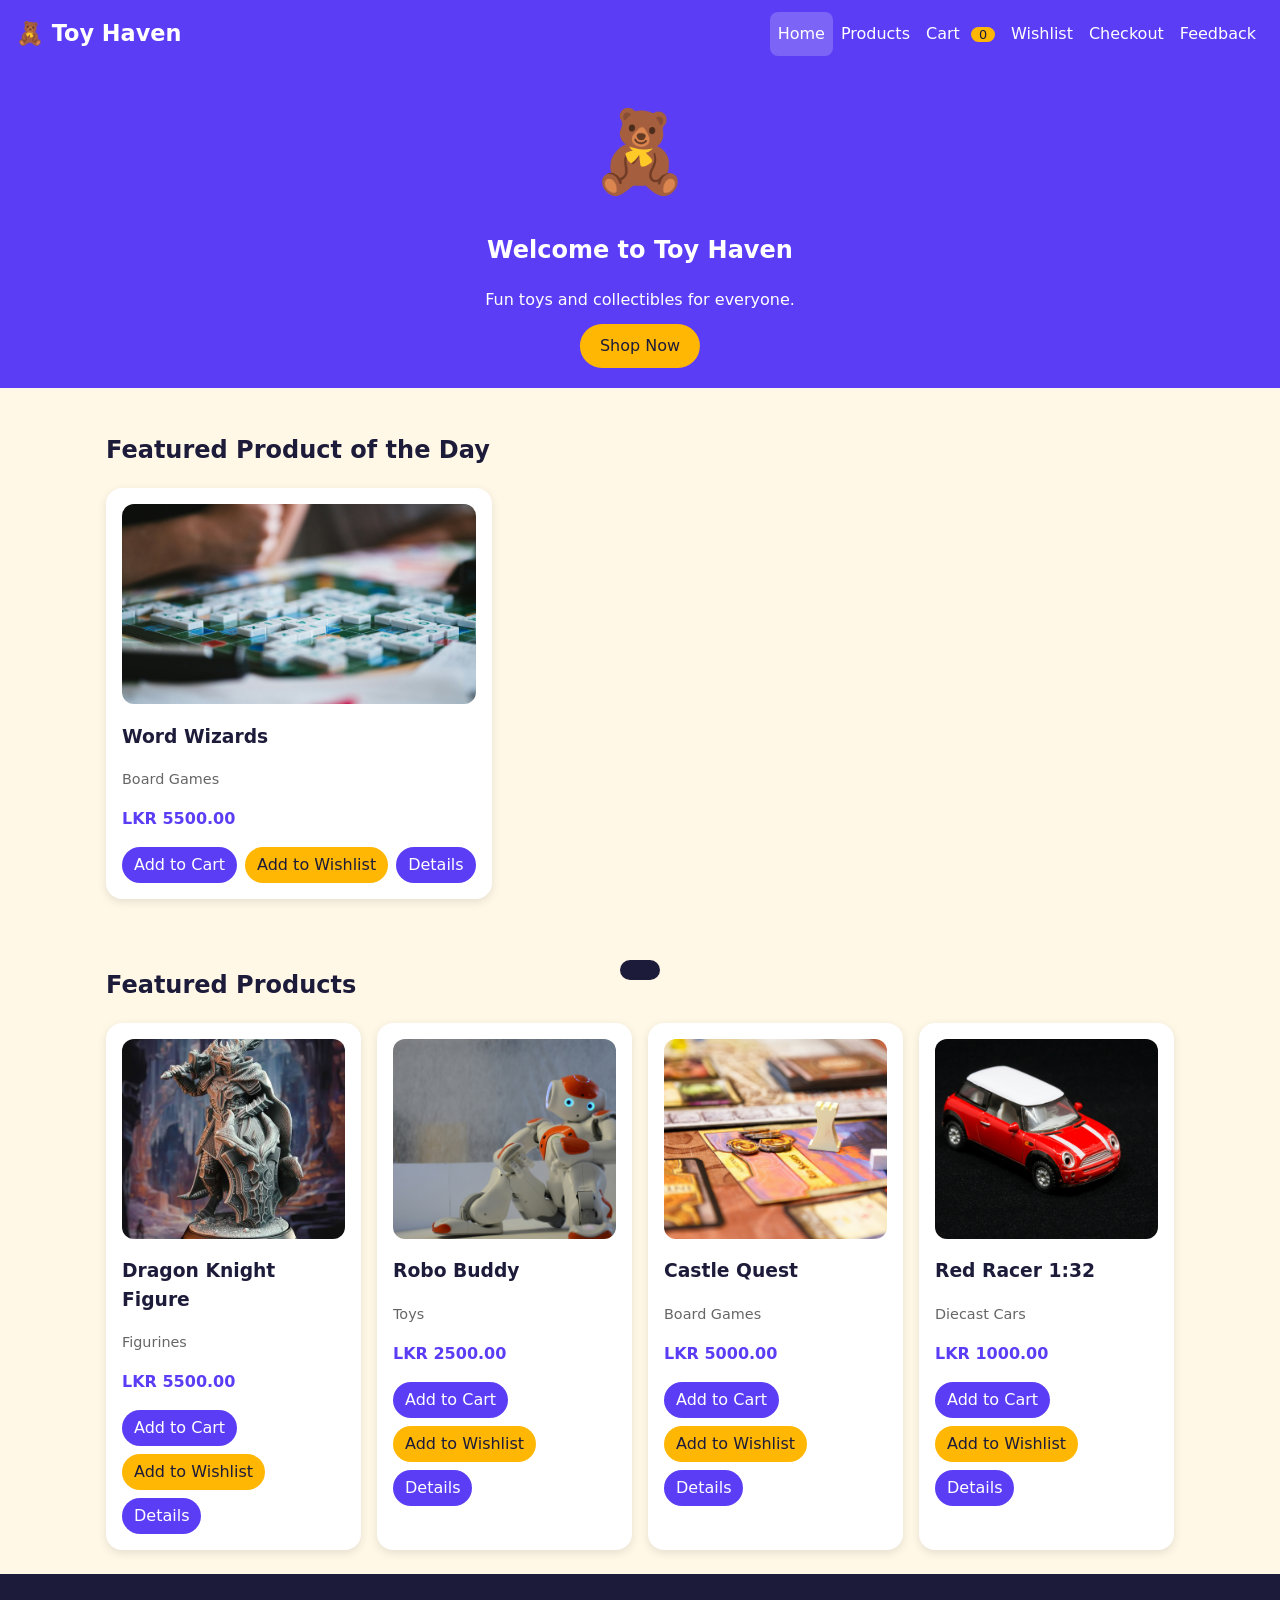
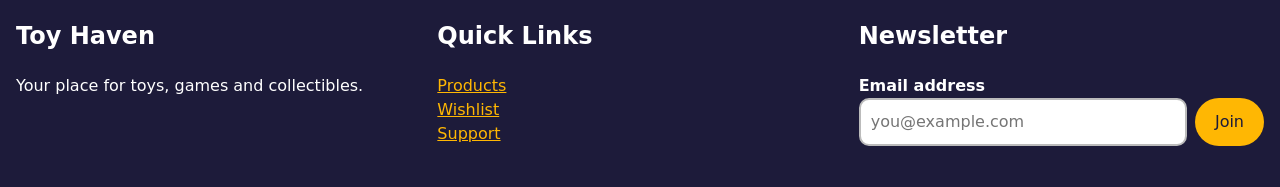
<file: index.html>
<!DOCTYPE html>
<html lang="en">

<head>
    <meta charset="UTF-8">
    <meta name="viewport" content="width=device-width, initial-scale=1.0">

    <title>Toy Haven | Home</title>

    <meta
        name="description"
        content="Toy Haven online toy store."
    >

    <meta
        name="theme-color"
        content="#5b3df5"
    >

    <link rel="icon" href="img/favicon.svg">
    <link rel="apple-touch-icon" href="img/icon-192.png">
    <link rel="manifest" href="manifest.json">

    <link rel="stylesheet" href="css/style.css">
</head>

<body data-page="index">

    <a class="skip" href="#main">
        Skip to main content
    </a>

    <header class="site-header">

        <a class="logo" href="index.html">
            🧸 Toy Haven
        </a>

        <button
            class="burger"
            type="button"
            aria-label="Open menu"
            aria-expanded="false"
        >
            <span></span>
            <span></span>
            <span></span>
        </button>

        <nav>
            <ul id="menu">

                <li>
                    <a href="index.html" aria-current="page">
                        Home
                    </a>
                </li>

                <li>
                    <a href="products.html">
                        Products
                    </a>
                </li>

                <li>
                    <a href="cart.html">
                        Cart
                        <span class="badge" id="count">0</span>
                    </a>
                </li>

                <li>
                    <a href="wishlist.html">
                        Wishlist
                    </a>
                </li>

                <li>
                    <a href="checkout.html">
                        Checkout
                    </a>
                </li>

                <li>
                    <a href="feedback.html">
                        Feedback
                    </a>
                </li>

            </ul>
        </nav>
    </header>

    <main id="main">

        <section class="hero">

            <div class="slide active">
                <div class="big">🧸</div>

                <h1>
                    Welcome to Toy Haven
                </h1>

                <p>
                    Fun toys and collectibles for everyone.
                </p>

                <a class="btn accent" href="products.html">
                    Shop Now
                </a>
            </div>

            <div class="slide">
                <div class="big">🚗</div>

                <h2>
                    Discover Collectibles
                </h2>

                <p>
                    Find figures, cars and more.
                </p>

                <a class="btn accent" href="products.html">
                    View Products
                </a>
            </div>

            <div class="slide">
                <div class="big">🎲</div>

                <h2>
                    Game Time!
                </h2>

                <p>
                    Explore fun board games for family and friends.
                </p>

                <a class="btn accent" href="products.html">
                    Explore Games
                </a>
            </div>

        </section>

        <section class="wrap reveal">

            <h2>
                Featured Product of the Day
            </h2>

            <div id="potd" class="potd"></div>

        </section>

        <section class="wrap reveal">

            <h2>
                Featured Products
            </h2>

            <div id="featured" class="grid"></div>

        </section>

    </main>

    <footer class="site-footer">

        <div>
            <h2>Toy Haven</h2>

            <p>
                Your place for toys, games and collectibles.
            </p>
        </div>

        <div>
            <h2>Quick Links</h2>

            <ul>
                <li>
                    <a href="products.html">Products</a>
                </li>

                <li>
                    <a href="wishlist.html">Wishlist</a>
                </li>

                <li>
                    <a href="feedback.html">Support</a>
                </li>
            </ul>
        </div>

        <div>
            <h2>Newsletter</h2>

            <form id="newsletter">

                <label for="nl-email">
                    Email address
                </label>

                <div class="row">
                    <input
                        id="nl-email"
                        name="email"
                        type="email"
                        placeholder="you@example.com"
                        required
                    >

                    <button class="btn accent" type="submit">
                        Join
                    </button>
                </div>

                <span id="e-email" class="err"></span>

            </form>
        </div>

    </footer>

    <div id="toast" role="status"></div>

    <script src="js/app.js"></script>
</body>

</html>
</file>
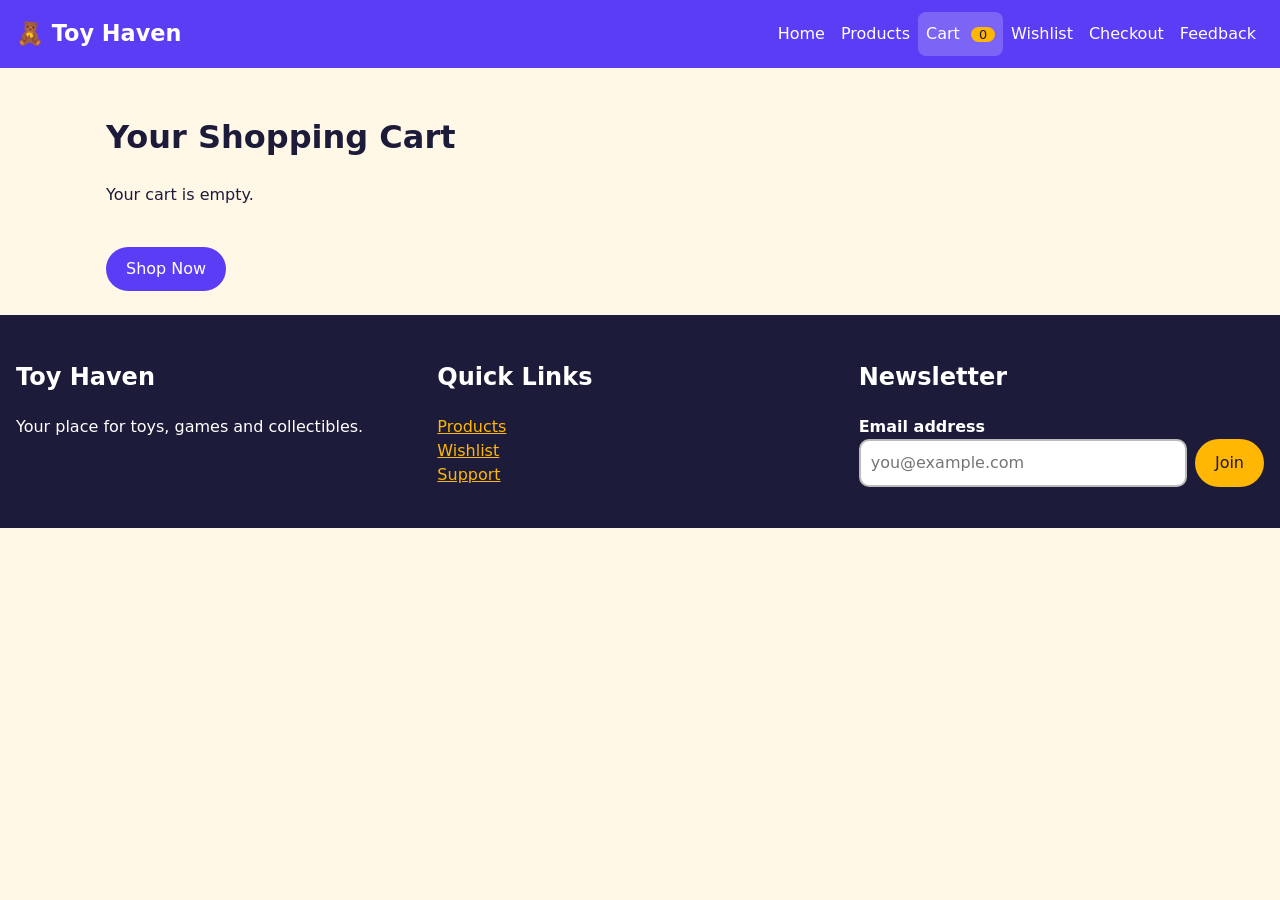
<file: cart.html>
<!DOCTYPE html>
<html lang="en">

<head>
    <meta charset="UTF-8">
    <meta name="viewport" content="width=device-width, initial-scale=1.0">

    <title>Toy Haven | Cart</title>

    <meta
        name="description"
        content="View your Toy Haven shopping cart."
    >

    <meta
        name="theme-color"
        content="#5b3df5"
    >

    <link rel="icon" href="img/favicon.svg">
    <link rel="apple-touch-icon" href="img/icon-192.png">
    <link rel="manifest" href="manifest.json">

    <link rel="stylesheet" href="css/style.css">
</head>

<body data-page="cart">

    <a class="skip" href="#main">
        Skip to main content
    </a>

    <header class="site-header">

        <a class="logo" href="index.html">
            🧸 Toy Haven
        </a>

        <button
            class="burger"
            type="button"
            aria-label="Open menu"
            aria-expanded="false"
        >
            <span></span>
            <span></span>
            <span></span>
        </button>

        <nav>
            <ul id="menu">

                <li>
                    <a href="index.html">Home</a>
                </li>

                <li>
                    <a href="products.html">Products</a>
                </li>

                <li>
                    <a href="cart.html" aria-current="page">
                        Cart
                        <span class="badge" id="count">0</span>
                    </a>
                </li>

                <li>
                    <a href="wishlist.html">Wishlist</a>
                </li>

                <li>
                    <a href="checkout.html">Checkout</a>
                </li>

                <li>
                    <a href="feedback.html">Feedback</a>
                </li>

            </ul>
        </nav>
    </header>

    <main id="main" class="wrap">

        <h1>Your Shopping Cart</h1>

        <section id="cart"></section>

    </main>

    <footer class="site-footer">

        <div>
            <h2>Toy Haven</h2>

            <p>
                Your place for toys, games and collectibles.
            </p>
        </div>

        <div>
            <h2>Quick Links</h2>

            <ul>
                <li>
                    <a href="products.html">Products</a>
                </li>

                <li>
                    <a href="wishlist.html">Wishlist</a>
                </li>

                <li>
                    <a href="feedback.html">Support</a>
                </li>
            </ul>
        </div>

        <div>
            <h2>Newsletter</h2>

            <form id="newsletter">

                <label for="nl-email">
                    Email address
                </label>

                <div class="row">
                    <input
                        id="nl-email"
                        name="email"
                        type="email"
                        placeholder="you@example.com"
                        required
                    >

                    <button class="btn accent" type="submit">
                        Join
                    </button>
                </div>

                <span id="e-email" class="err"></span>

            </form>
        </div>

    </footer>

    <div id="toast" role="status"></div>

    <script src="js/app.js"></script>
</body>

</html>
</file>
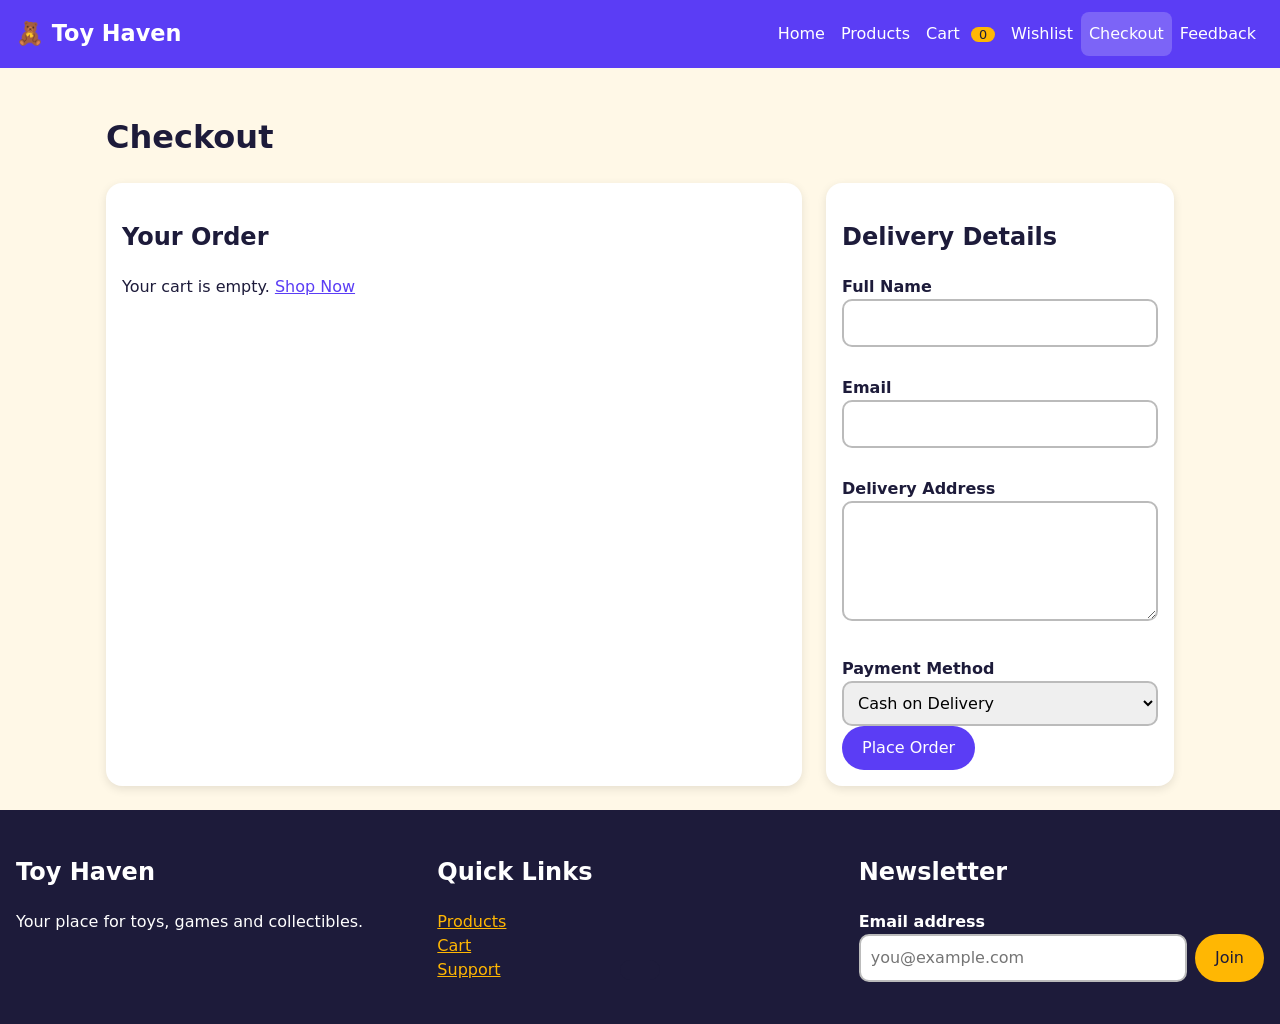
<file: checkout.html>
<!DOCTYPE html>
<html lang="en">

<head>
    <meta charset="UTF-8">
    <meta name="viewport" content="width=device-width, initial-scale=1.0">

    <title>Toy Haven | Checkout</title>

    <meta
        name="description"
        content="Complete your Toy Haven order."
    >

    <meta
        name="theme-color"
        content="#5b3df5"
    >

    <link rel="icon" href="img/favicon.svg">
    <link rel="apple-touch-icon" href="img/icon-192.png">
    <link rel="manifest" href="manifest.json">

    <link rel="stylesheet" href="css/style.css">
</head>

<body data-page="checkout">

    <a class="skip" href="#main">
        Skip to main content
    </a>

    <header class="site-header">

        <a class="logo" href="index.html">
            🧸 Toy Haven
        </a>

        <button
            class="burger"
            type="button"
            aria-label="Open menu"
            aria-expanded="false"
        >
            <span></span>
            <span></span>
            <span></span>
        </button>

        <nav>
            <ul id="menu">

                <li>
                    <a href="index.html">Home</a>
                </li>

                <li>
                    <a href="products.html">Products</a>
                </li>

                <li>
                    <a href="cart.html">
                        Cart
                        <span class="badge" id="count">0</span>
                    </a>
                </li>

                <li>
                    <a href="wishlist.html">Wishlist</a>
                </li>

                <li>
                    <a href="checkout.html" aria-current="page">
                        Checkout
                    </a>
                </li>

                <li>
                    <a href="feedback.html">Feedback</a>
                </li>

            </ul>
        </nav>
    </header>

    <main id="main" class="wrap">

        <h1>Checkout</h1>

        <div class="two">

            <section class="card">

                <h2>Your Order</h2>

                <div id="summary"></div>

            </section>

            <section class="card">

                <h2>Delivery Details</h2>

                <form id="checkout">

                    <label for="name">
                        Full Name
                    </label>

                    <input
                        id="name"
                        name="name"
                        type="text"
                    >

                    <span id="e-name" class="err"></span>

                    <label for="email">
                        Email
                    </label>

                    <input
                        id="email"
                        name="email"
                        type="email"
                    >

                    <span id="e-email" class="err"></span>

                    <label for="address">
                        Delivery Address
                    </label>

                    <textarea
                        id="address"
                        name="address"
                        rows="4"
                    ></textarea>

                    <span id="e-address" class="err"></span>

                    <label for="pay">
                        Payment Method
                    </label>

                    <select id="pay" name="pay">

                        <option value="cash">
                            Cash on Delivery
                        </option>

                        <option value="card">
                            Card
                        </option>

                    </select>

                    <div id="cardbox" hidden>

                        <label for="card">
                            Card Number
                        </label>

                        <input
                            id="card"
                            name="card"
                            type="text"
                            inputmode="numeric"
                            placeholder="16 digit card number"
                        >

                        <span id="e-card" class="err"></span>

                    </div>

                    <br>

                    <button
                        class="btn"
                        type="submit"
                    >
                        Place Order
                    </button>

                </form>

            </section>

        </div>

    </main>

    <div
        id="success"
        class="success"
        hidden
    >

        <div class="tick">
            ✓
        </div>

        <h2>
            Order Successful!
        </h2>

        <p>
            Thank you for shopping with Toy Haven.
        </p>

        <a
            href="products.html"
            class="btn"
        >
            Continue Shopping
        </a>

    </div>

    <footer class="site-footer">

        <div>
            <h2>Toy Haven</h2>

            <p>
                Your place for toys, games and collectibles.
            </p>
        </div>

        <div>
            <h2>Quick Links</h2>

            <ul>
                <li>
                    <a href="products.html">Products</a>
                </li>

                <li>
                    <a href="cart.html">Cart</a>
                </li>

                <li>
                    <a href="feedback.html">Support</a>
                </li>
            </ul>
        </div>

        <div>
            <h2>Newsletter</h2>

            <form id="newsletter">

                <label for="nl-email">
                    Email address
                </label>

                <div class="row">
                    <input
                        id="nl-email"
                        name="email"
                        type="email"
                        placeholder="you@example.com"
                    >

                    <button class="btn accent" type="submit">
                        Join
                    </button>
                </div>

                <span id="e-email" class="err"></span>

            </form>
        </div>

    </footer>

    <div id="toast" role="status"></div>

    <script src="js/app.js"></script>
</body>

</html>
</file>
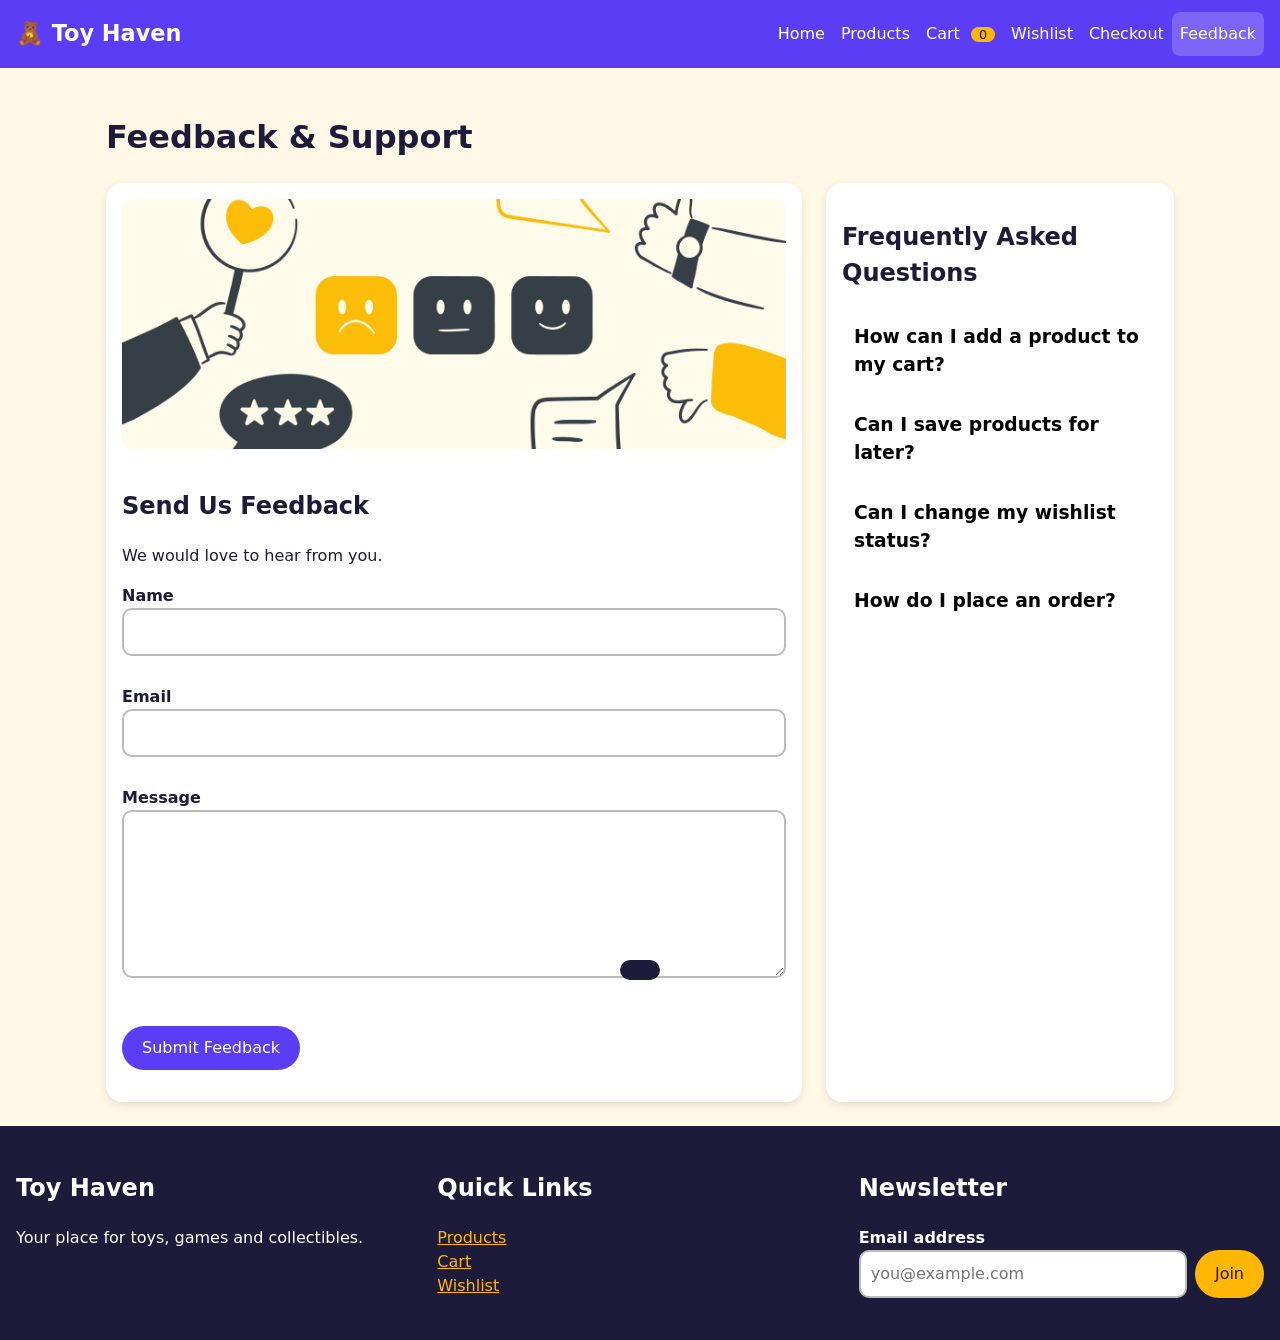
<file: feedback.html>
<!DOCTYPE html>
<html lang="en">

<head>
    <meta charset="UTF-8">
    <meta name="viewport" content="width=device-width, initial-scale=1.0">

    <title>Toy Haven | Feedback & Support</title>

    <meta
        name="description"
        content="Contact Toy Haven and find answers to common questions."
    >

    <meta
        name="theme-color"
        content="#5b3df5"
    >

    <link rel="icon" href="img/favicon.svg">
    <link rel="apple-touch-icon" href="img/icon-192.png">
    <link rel="manifest" href="manifest.json">

    <link rel="stylesheet" href="css/style.css">
</head>

<body data-page="feedback">

    <a class="skip" href="#main">
        Skip to main content
    </a>

    <header class="site-header">

        <a class="logo" href="index.html">
            🧸 Toy Haven
        </a>

        <button
            class="burger"
            type="button"
            aria-label="Open menu"
            aria-expanded="false"
        >
            <span></span>
            <span></span>
            <span></span>
        </button>

        <nav>
            <ul id="menu">

                <li>
                    <a href="index.html">Home</a>
                </li>

                <li>
                    <a href="products.html">Products</a>
                </li>

                <li>
                    <a href="cart.html">
                        Cart
                        <span class="badge" id="count">0</span>
                    </a>
                </li>

                <li>
                    <a href="wishlist.html">Wishlist</a>
                </li>

                <li>
                    <a href="checkout.html">Checkout</a>
                </li>

                <li>
                    <a
                        href="feedback.html"
                        aria-current="page"
                    >
                        Feedback
                    </a>
                </li>

            </ul>
        </nav>
    </header>

    <main id="main" class="wrap">

        <h1>Feedback & Support</h1>

        <div class="two">

            <section class="card">

                <img
                    src="img/feedback.jpeg"
                    alt="Plush Panda toy"
                    class="modal-image"
                >

                <h2>Send Us Feedback</h2>

                <p>
                    We would love to hear from you.
                </p>

                <form id="feedback">

                    <label for="name">
                        Name
                    </label>

                    <input
                        id="name"
                        name="name"
                        type="text"
                    >

                    <span id="e-name" class="err"></span>

                    <label for="email">
                        Email
                    </label>

                    <input
                        id="email"
                        name="email"
                        type="email"
                    >

                    <span id="e-email" class="err"></span>

                    <label for="message">
                        Message
                    </label>

                    <textarea
                        id="message"
                        name="message"
                        rows="6"
                    ></textarea>

                    <span id="e-message" class="err"></span>

                    <br>

                    <button
                        type="submit"
                        class="btn"
                    >
                        Submit Feedback
                    </button>

                    <p
                        id="ok"
                        class="ok"
                        aria-live="polite"
                    ></p>

                </form>

            </section>

            <section class="card faq">

                <h2>Frequently Asked Questions</h2>

                <h3>
                    <button
                        type="button"
                        aria-expanded="false"
                    >
                        How can I add a product to my cart?
                    </button>
                </h3>

                <div class="panel" hidden>
                    <p>
                        Go to the Products page and select
                        Add to Cart on the product you want.
                    </p>
                </div>

                <h3>
                    <button
                        type="button"
                        aria-expanded="false"
                    >
                        Can I save products for later?
                    </button>
                </h3>

                <div class="panel" hidden>
                    <p>
                        Yes. Select Add to Wishlist and
                        manage the item from the Wishlist page.
                    </p>
                </div>

                <h3>
                    <button
                        type="button"
                        aria-expanded="false"
                    >
                        Can I change my wishlist status?
                    </button>
                </h3>

                <div class="panel" hidden>
                    <p>
                        Yes. You can select Interested,
                        Owned or Not Interested.
                    </p>
                </div>

                <h3>
                    <button
                        type="button"
                        aria-expanded="false"
                    >
                        How do I place an order?
                    </button>
                </h3>

                <div class="panel" hidden>
                    <p>
                        Add products to your cart, open
                        Checkout, enter your details and
                        select Place Order.
                    </p>
                </div>

            </section>

        </div>

    </main>

    <footer class="site-footer">

        <div>
            <h2>Toy Haven</h2>

            <p>
                Your place for toys, games and collectibles.
            </p>
        </div>

        <div>
            <h2>Quick Links</h2>

            <ul>
                <li>
                    <a href="products.html">Products</a>
                </li>

                <li>
                    <a href="cart.html">Cart</a>
                </li>

                <li>
                    <a href="wishlist.html">Wishlist</a>
                </li>
            </ul>
        </div>

        <div>
            <h2>Newsletter</h2>

            <form id="newsletter">

                <label for="nl-email">
                    Email address
                </label>

                <div class="row">
                    <input
                        id="nl-email"
                        name="email"
                        type="email"
                        placeholder="you@example.com"
                    >

                    <button class="btn accent" type="submit">
                        Join
                    </button>
                </div>

                <span id="e-email" class="err"></span>

            </form>
        </div>

    </footer>

    <div id="toast" role="status"></div>

    <script src="js/app.js"></script>
</body>

</html>
</file>
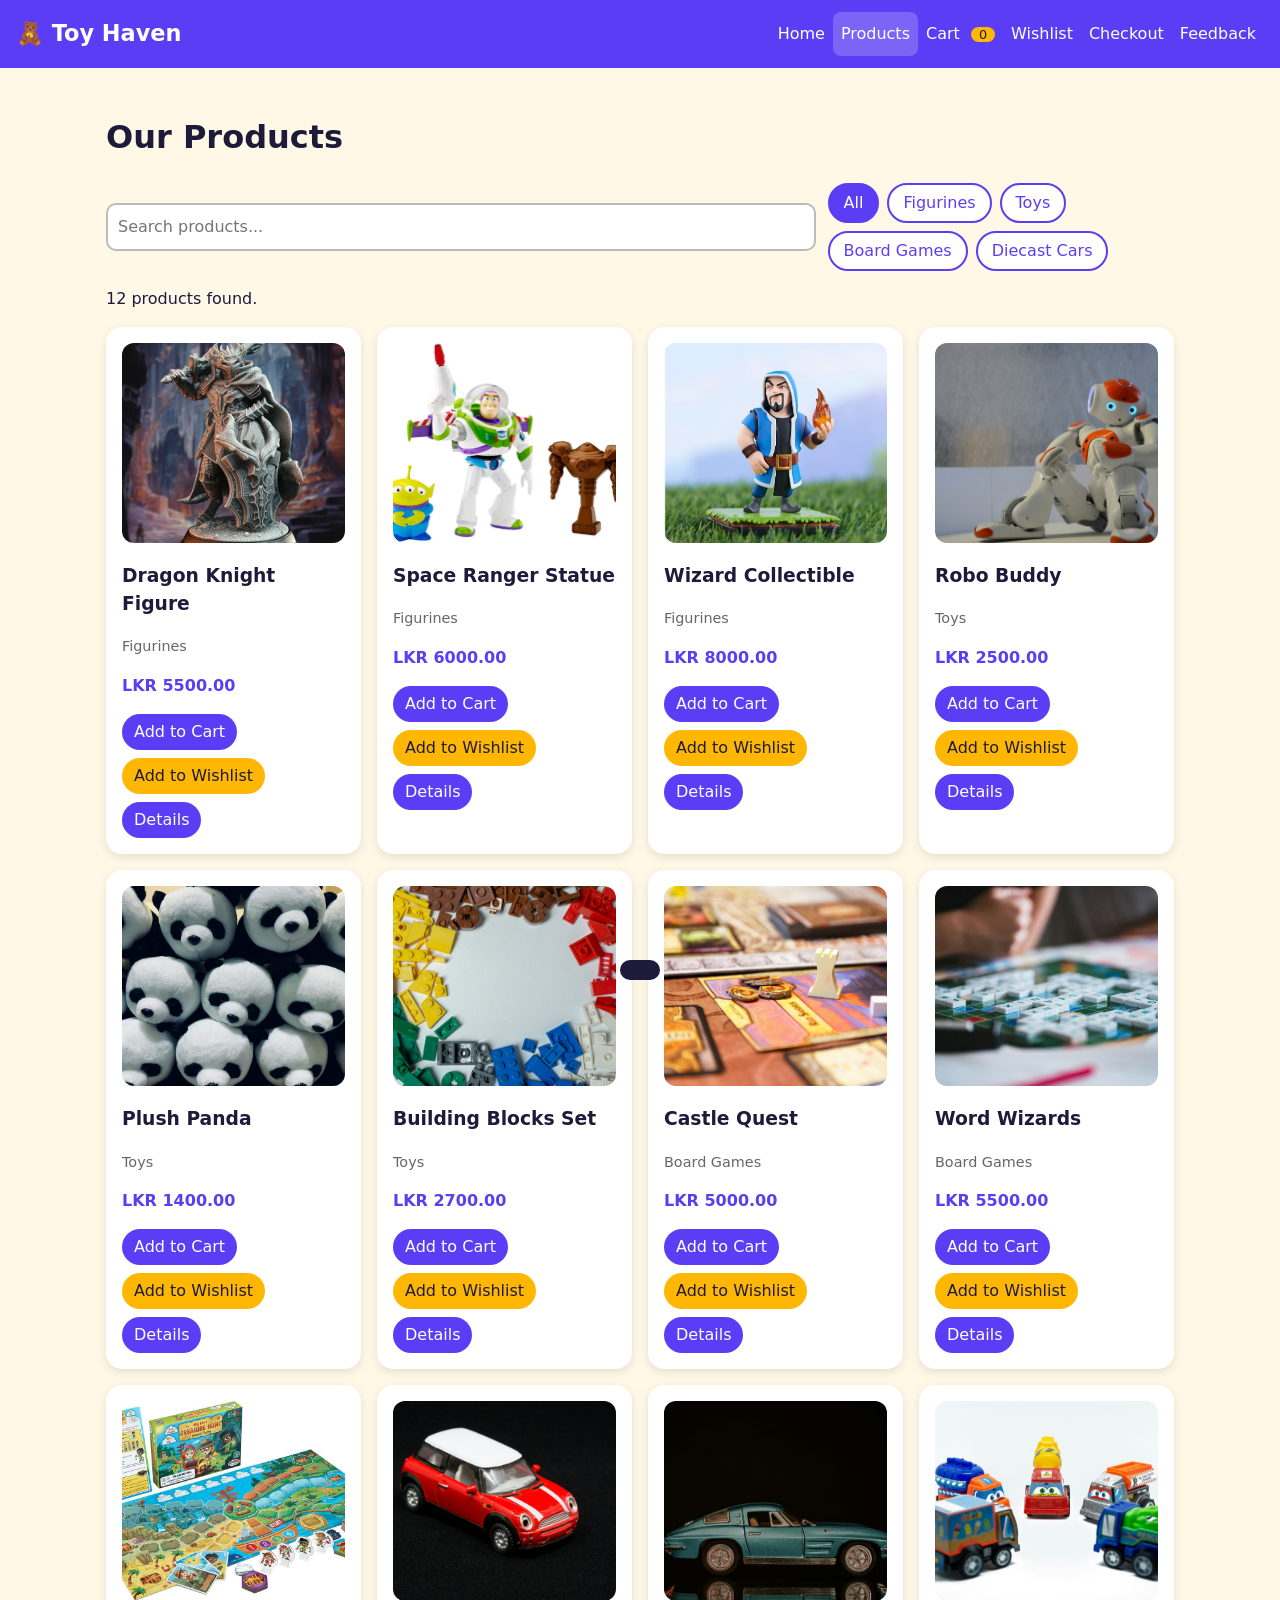
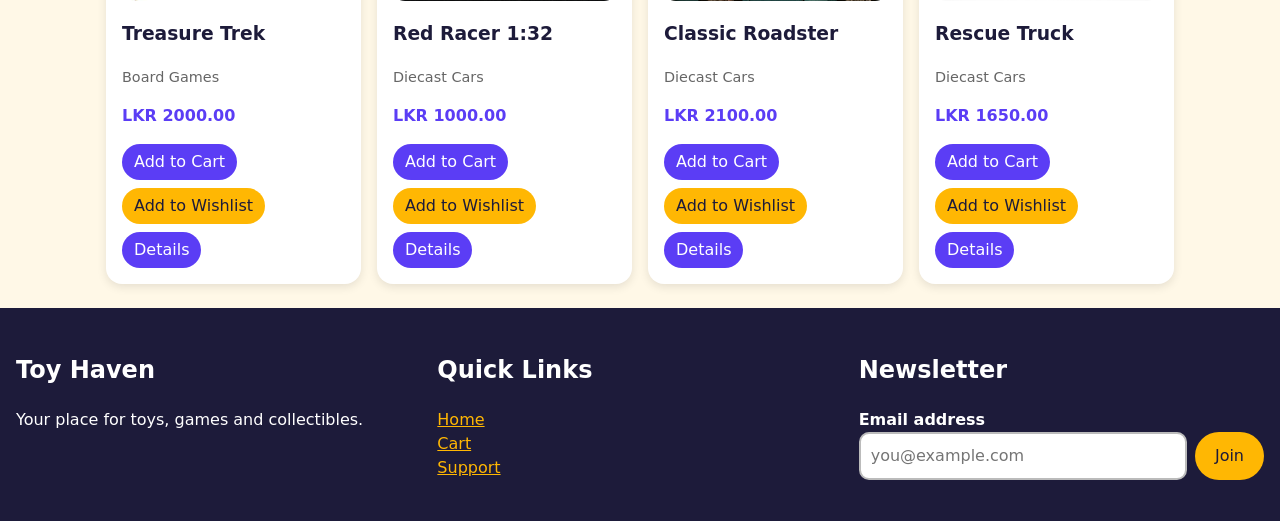
<file: products.html>
<!DOCTYPE html>
<html lang="en">

<head>
    <meta charset="UTF-8">
    <meta name="viewport" content="width=device-width, initial-scale=1.0">

    <title>Toy Haven | Products</title>

    <meta
        name="description"
        content="Browse Toy Haven products."
    >

    <meta
        name="theme-color"
        content="#5b3df5"
    >

    <link rel="icon" href="img/favicon.svg">
    <link rel="apple-touch-icon" href="img/icon-192.png">
    <link rel="manifest" href="manifest.json">

    <link rel="stylesheet" href="css/style.css">
</head>

<body data-page="products">

    <a class="skip" href="#main">
        Skip to main content
    </a>

    <header class="site-header">

        <a class="logo" href="index.html">
            🧸 Toy Haven
        </a>

        <button
            class="burger"
            type="button"
            aria-label="Open menu"
            aria-expanded="false"
        >
            <span></span>
            <span></span>
            <span></span>
        </button>

        <nav>
            <ul id="menu">

                <li>
                    <a href="index.html">Home</a>
                </li>

                <li>
                    <a href="products.html" aria-current="page">
                        Products
                    </a>
                </li>

                <li>
                    <a href="cart.html">
                        Cart
                        <span class="badge" id="count">0</span>
                    </a>
                </li>

                <li>
                    <a href="wishlist.html">
                        Wishlist
                    </a>
                </li>

                <li>
                    <a href="checkout.html">
                        Checkout
                    </a>
                </li>

                <li>
                    <a href="feedback.html">
                        Feedback
                    </a>
                </li>

            </ul>
        </nav>
    </header>

    <main id="main" class="wrap">

        <h1>Our Products</h1>

        <div class="tools">

            <input
                id="search"
                type="search"
                placeholder="Search products..."
                aria-label="Search products"
            >

            <div id="filters"></div>

        </div>

        <p id="results"></p>

        <section
            id="grid"
            class="grid"
            aria-label="Product list"
        ></section>

    </main>

    <dialog id="modal" aria-labelledby="m-title">

        <div id="m-body"></div>

        <button
            id="m-close"
            type="button"
            class="btn"
        >
            Close
        </button>

    </dialog>

    <footer class="site-footer">

        <div>
            <h2>Toy Haven</h2>

            <p>
                Your place for toys, games and collectibles.
            </p>
        </div>

        <div>
            <h2>Quick Links</h2>

            <ul>
                <li>
                    <a href="index.html">Home</a>
                </li>

                <li>
                    <a href="cart.html">Cart</a>
                </li>

                <li>
                    <a href="feedback.html">Support</a>
                </li>
            </ul>
        </div>

        <div>
            <h2>Newsletter</h2>

            <form id="newsletter">

                <label for="nl-email">
                    Email address
                </label>

                <div class="row">
                    <input
                        id="nl-email"
                        name="email"
                        type="email"
                        placeholder="you@example.com"
                        required
                    >

                    <button class="btn accent" type="submit">
                        Join
                    </button>
                </div>

                <span id="e-email" class="err"></span>

            </form>
        </div>

    </footer>

    <div id="toast" role="status"></div>

    <script src="js/app.js"></script>
</body>

</html>
</file>
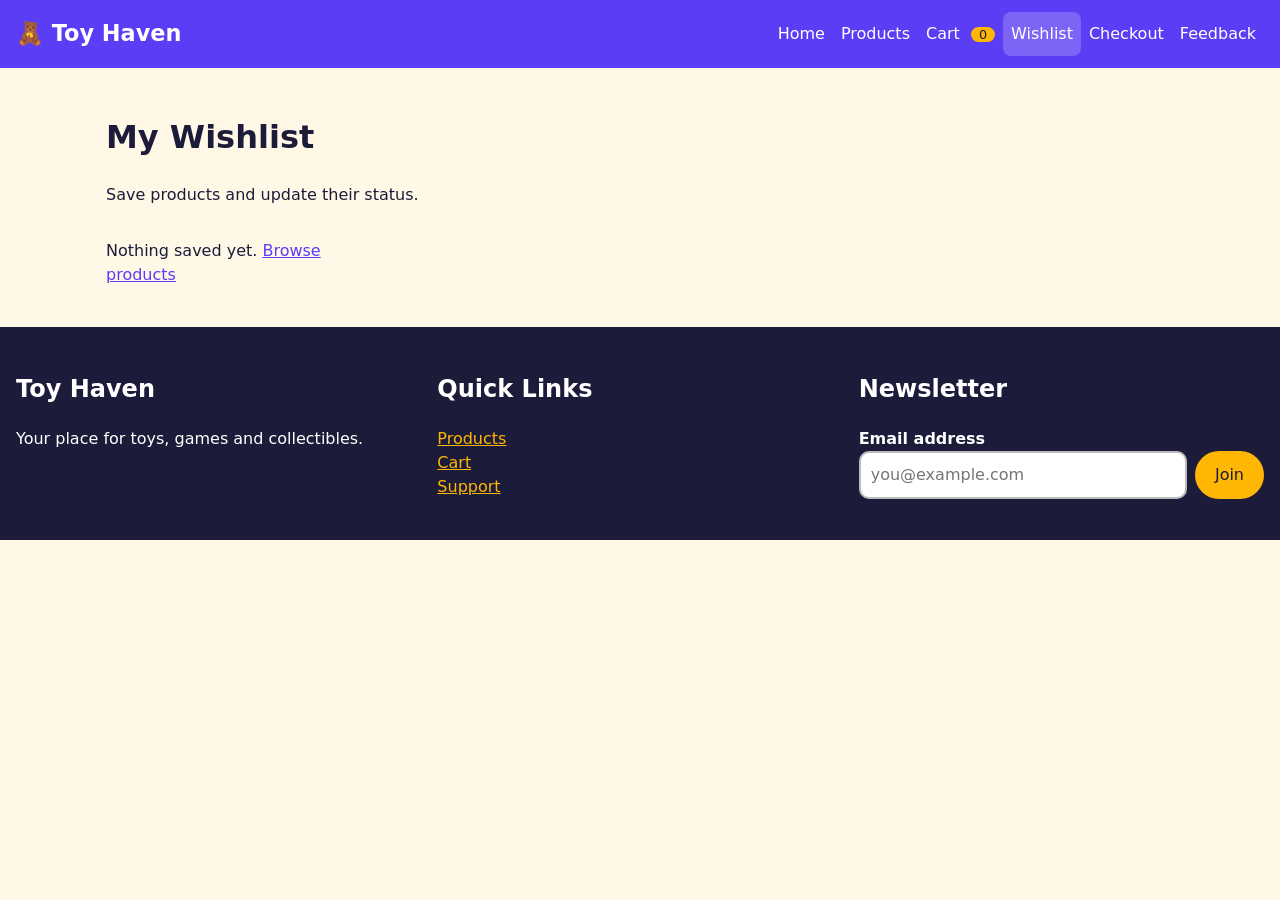
<file: wishlist.html>
<!DOCTYPE html>
<html lang="en">

<head>
    <meta charset="UTF-8">
    <meta name="viewport" content="width=device-width, initial-scale=1.0">

    <title>Toy Haven | Wishlist</title>

    <meta
        name="description"
        content="Manage your Toy Haven wishlist."
    >

    <meta
        name="theme-color"
        content="#5b3df5"
    >

    <link rel="icon" href="img/favicon.svg">
    <link rel="apple-touch-icon" href="img/icon-192.png">
    <link rel="manifest" href="manifest.json">

    <link rel="stylesheet" href="css/style.css">
</head>

<body data-page="wishlist">

    <a class="skip" href="#main">
        Skip to main content
    </a>

    <header class="site-header">

        <a class="logo" href="index.html">
            🧸 Toy Haven
        </a>

        <button
            class="burger"
            type="button"
            aria-label="Open menu"
            aria-expanded="false"
        >
            <span></span>
            <span></span>
            <span></span>
        </button>

        <nav>
            <ul id="menu">

                <li>
                    <a href="index.html">Home</a>
                </li>

                <li>
                    <a href="products.html">Products</a>
                </li>

                <li>
                    <a href="cart.html">
                        Cart
                        <span class="badge" id="count">0</span>
                    </a>
                </li>

                <li>
                    <a href="wishlist.html" aria-current="page">
                        Wishlist
                    </a>
                </li>

                <li>
                    <a href="checkout.html">Checkout</a>
                </li>

                <li>
                    <a href="feedback.html">Feedback</a>
                </li>

            </ul>
        </nav>
    </header>

    <main id="main" class="wrap">

        <h1>My Wishlist</h1>

        <p>
            Save products and update their status.
        </p>

        <section id="wishlist" class="grid"></section>

    </main>

    <footer class="site-footer">

        <div>
            <h2>Toy Haven</h2>

            <p>
                Your place for toys, games and collectibles.
            </p>
        </div>

        <div>
            <h2>Quick Links</h2>

            <ul>
                <li>
                    <a href="products.html">Products</a>
                </li>

                <li>
                    <a href="cart.html">Cart</a>
                </li>

                <li>
                    <a href="feedback.html">Support</a>
                </li>
            </ul>
        </div>

        <div>
            <h2>Newsletter</h2>

            <form id="newsletter">

                <label for="nl-email">
                    Email address
                </label>

                <div class="row">
                    <input
                        id="nl-email"
                        name="email"
                        type="email"
                        placeholder="you@example.com"
                        required
                    >

                    <button class="btn accent" type="submit">
                        Join
                    </button>
                </div>

                <span id="e-email" class="err"></span>

            </form>
        </div>

    </footer>

    <div id="toast" role="status"></div>

    <script src="js/app.js"></script>
</body>

</html>
</file>
<file: css/style.css>
:root {
    --brand: #5b3df5;
    --accent: #ffb703;
    --ink: #1d1b3a;
    --bg: #fff8e7;
    --card: #ffffff;
    --ok: #1a7f37;
    --bad: #c62828;
}

* {
    box-sizing: border-box;
}

html {
    scroll-behavior: smooth;
}

body {
    margin: 0;
    font-family: system-ui, Arial, sans-serif;
    background: var(--bg);
    color: var(--ink);
    line-height: 1.5;
}

a {
    color: var(--brand);
}

.skip {
    position: absolute;
    left: -999px;
    top: 8px;
}

.skip:focus {
    left: 8px;
    background: #fff;
    padding: 8px;
    z-index: 100;
}

.sr {
    position: absolute;
    left: -9999px;
}

/* Header */

.site-header {
    display: flex;
    justify-content: space-between;
    align-items: center;
    flex-wrap: wrap;
    padding: 12px 16px;
    background: var(--brand);
    position: sticky;
    top: 0;
    z-index: 10;
}

.logo {
    color: #fff;
    font-size: 1.4rem;
    font-weight: 700;
    text-decoration: none;
}

.burger {
    background: none;
    border: 0;
    cursor: pointer;
    padding: 8px;
}

.burger span {
    display: block;
    width: 26px;
    height: 3px;
    background: #fff;
    margin: 5px 0;
    transition: .3s;
}

.burger.open span:nth-child(1) {
    transform: translateY(8px) rotate(45deg);
}

.burger.open span:nth-child(2) {
    opacity: 0;
}

.burger.open span:nth-child(3) {
    transform: translateY(-8px) rotate(-45deg);
}

.site-header nav {
    width: 100%;
}

#menu {
    list-style: none;
    margin: 0;
    padding: 0;
    display: none;
    flex-direction: column;
}

#menu.show {
    display: flex;
}

#menu a {
    display: block;
    color: #fff;
    padding: 10px 8px;
    text-decoration: none;
    border-radius: 8px;
}

#menu a:hover,
#menu a[aria-current="page"] {
    background: rgba(255, 255, 255, .2);
}

.badge {
    background: var(--accent);
    color: var(--ink);
    border-radius: 20px;
    padding: 0 8px;
    margin-left: 6px;
    font-size: .8rem;
}

/* Layout */

.wrap {
    max-width: 1100px;
    margin: auto;
    padding: 24px 16px;
}

.center {
    text-align: center;
}

.grid {
    display: grid;
    grid-template-columns: 1fr;
    gap: 16px;
}

.two {
    display: grid;
    gap: 24px;
}

/* Buttons */

.btn {
    background: var(--brand);
    color: #fff;
    border: 0;
    border-radius: 24px;
    padding: 10px 20px;
    font: inherit;
    cursor: pointer;
    text-decoration: none;
    display: inline-block;
    transition: transform .2s, box-shadow .2s;
}

.btn:hover {
    transform: translateY(-2px);
    box-shadow: 0 6px 14px rgba(0, 0, 0, .2);
}

.btn:active {
    transform: scale(.96);
}

.btn.accent {
    background: var(--accent);
    color: var(--ink);
}

.btn.small {
    padding: 6px 12px;
}

/* Hero */

.hero {
    position: relative;
    min-height: 320px;
    color: #fff;
    background: var(--brand);
    text-align: center;
    padding: 24px 16px;
    overflow: hidden;
}

.slide {
    position: absolute;
    inset: 0;
    padding: 24px 16px;
    opacity: 0;
    transition: opacity .8s;
}

.slide.active {
    opacity: 1;
}

.big {
    font-size: 5rem;
    animation: bob 2s ease-in-out infinite;
}

.hero .btn {
    position: absolute;
    bottom: 20px;
    left: 50%;
    transform: translateX(-50%);
}

.hero .btn:hover {
    transform: translateX(-50%) translateY(-2px);
}

@keyframes bob {
    50% {
        transform: translateY(-12px);
    }
}

/* Cards */

.card {
    background: var(--card);
    border-radius: 16px;
    padding: 16px;
    box-shadow: 0 3px 10px rgba(0, 0, 0, .1);
    transition: transform .25s, box-shadow .25s;
}

.card:hover {
    transform: translateY(-5px);
    box-shadow: 0 10px 20px rgba(0, 0, 0, .15);
}

.thumb-container {
    width: 100%;
    height: 200px;
    overflow: hidden;
    border-radius: 12px;
    margin-bottom: 12px;
    background: #eee;
}

.product-image-asset {
    width: 100%;
    height: 100%;
    object-fit: cover;
    transition: transform .3s;
}

.card:hover .product-image-asset {
    transform: scale(1.05);
}

.thumb {
    width: 100%;
    height: 200px;
    overflow: hidden;
    border-radius: 12px;
    margin-bottom: 12px;
    background: #e8e4ff;
}

.thumb img {
    width: 100%;
    height: 100%;
    object-fit: cover;
}

.cat {
    color: #666;
    font-size: .9rem;
    margin: 4px 0;
}

.price {
    font-weight: 700;
    color: var(--brand);
}

.actions {
    display: flex;
    gap: 8px;
    flex-wrap: wrap;
}

.potd {
    display: flex;
    gap: 16px;
    align-items: center;
    max-width: 520px;
}

/* Product filters */

.tools {
    display: flex;
    flex-direction: column;
    gap: 12px;
    margin-bottom: 16px;
}

#filters {
    display: flex;
    gap: 8px;
    flex-wrap: wrap;
}

.chip {
    border: 2px solid var(--brand);
    background: #fff;
    color: var(--brand);
    border-radius: 20px;
    padding: 6px 14px;
    font: inherit;
    cursor: pointer;
}

.chip.on {
    background: var(--brand);
    color: #fff;
}

/* Forms */

input,
select,
textarea {
    width: 100%;
    padding: 10px;
    border: 2px solid #bbb;
    border-radius: 10px;
    font: inherit;
}

textarea {
    resize: vertical;
}

input:focus,
select:focus,
textarea:focus,
button:focus-visible,
a:focus-visible {
    outline: 3px solid var(--accent);
    outline-offset: 2px;
}

input[aria-invalid="true"],
textarea[aria-invalid="true"] {
    border-color: var(--bad);
}

label {
    display: block;
    margin-top: 12px;
    font-weight: 600;
}

.err {
    color: var(--bad);
    font-size: .9rem;
    display: block;
    min-height: 1.2em;
}

.ok {
    color: var(--ok);
    font-weight: 700;
}

/* Tables */

.table-wrap {
    overflow-x: auto;
}

table {
    width: 100%;
    min-width: 600px;
    border-collapse: collapse;
    background: #fff;
}

th,
td {
    padding: 8px;
    text-align: left;
    border-bottom: 1px solid #ddd;
}

.qty button {
    width: 30px;
    height: 30px;
    border-radius: 50%;
    border: 0;
    background: var(--accent);
    cursor: pointer;
}

/* Modal */

dialog {
    border: 0;
    border-radius: 16px;
    max-width: 420px;
    width: calc(100% - 32px);
    padding: 20px;
}

dialog::backdrop {
    background: rgba(0, 0, 0, .5);
}

.modal-image {
    width: 100%;
    max-height: 250px;
    object-fit: cover;
    border-radius: 12px;
    margin-bottom: 12px;
}

/* FAQ */

.faq h3 {
    margin: 8px 0 0;
}

.faq button {
    width: 100%;
    text-align: left;
    padding: 12px;
    border: 0;
    background: #fff;
    border-radius: 10px;
    font: inherit;
    font-weight: 600;
    cursor: pointer;
}

.panel {
    padding: 10px 12px;
    background: #fff;
    border-radius: 0 0 10px 10px;
}

/* Checkout success */

.success {
    position: fixed;
    inset: 0;
    background: rgba(255, 255, 255, .96);
    display: flex;
    flex-direction: column;
    align-items: center;
    justify-content: center;
    text-align: center;
    z-index: 20;
}

.success[hidden] {
    display: none;
}

.tick {
    width: 90px;
    height: 90px;
    border-radius: 50%;
    background: var(--ok);
    color: #fff;
    font-size: 3rem;
    line-height: 90px;
    animation: pop .6s cubic-bezier(.3, 1.6, .5, 1);
}

@keyframes pop {
    from {
        transform: scale(0);
    }

    to {
        transform: scale(1);
    }
}

/* Footer */

.site-footer {
    background: var(--ink);
    color: #fff;
    padding: 24px 16px;
    display: grid;
    gap: 16px;
}

.site-footer a {
    color: var(--accent);
}

.site-footer ul {
    list-style: none;
    padding: 0;
}

.site-footer .row {
    display: flex;
    gap: 8px;
}

.site-footer .row input {
    flex: 1;
}

/* Toast */

#toast {
    position: fixed;
    bottom: 20px;
    left: 50%;
    transform: translate(-50%, 100px);
    background: var(--ink);
    color: #fff;
    padding: 10px 20px;
    border-radius: 24px;
    transition: transform .3s;
    z-index: 30;
    max-width: 90%;
    text-align: center;
}

#toast.show {
    transform: translate(-50%, 0);
}

/* Scroll reveal */

.reveal {
    opacity: 0;
    transform: translateY(30px);
    transition: .7s;
}

.reveal.seen {
    opacity: 1;
    transform: none;
}

/* Tablet */

@media (min-width: 600px) {
    .grid {
        grid-template-columns: repeat(2, 1fr);
    }

    .tools {
        flex-direction: row;
        align-items: center;
    }
}

/* Desktop */

@media (min-width: 900px) {
    .burger {
        display: none;
    }

    .site-header nav {
        width: auto;
    }

    #menu,
    #menu.show {
        display: flex;
        flex-direction: row;
    }

    .grid {
        grid-template-columns: repeat(4, 1fr);
    }

    .two {
        grid-template-columns: 2fr 1fr;
    }

    .site-footer {
        grid-template-columns: repeat(3, 1fr);
    }
}

/* Reduced motion */

@media (prefers-reduced-motion: reduce) {
    * {
        animation: none !important;
        transition: none !important;
        scroll-behavior: auto !important;
    }
}
</file>
